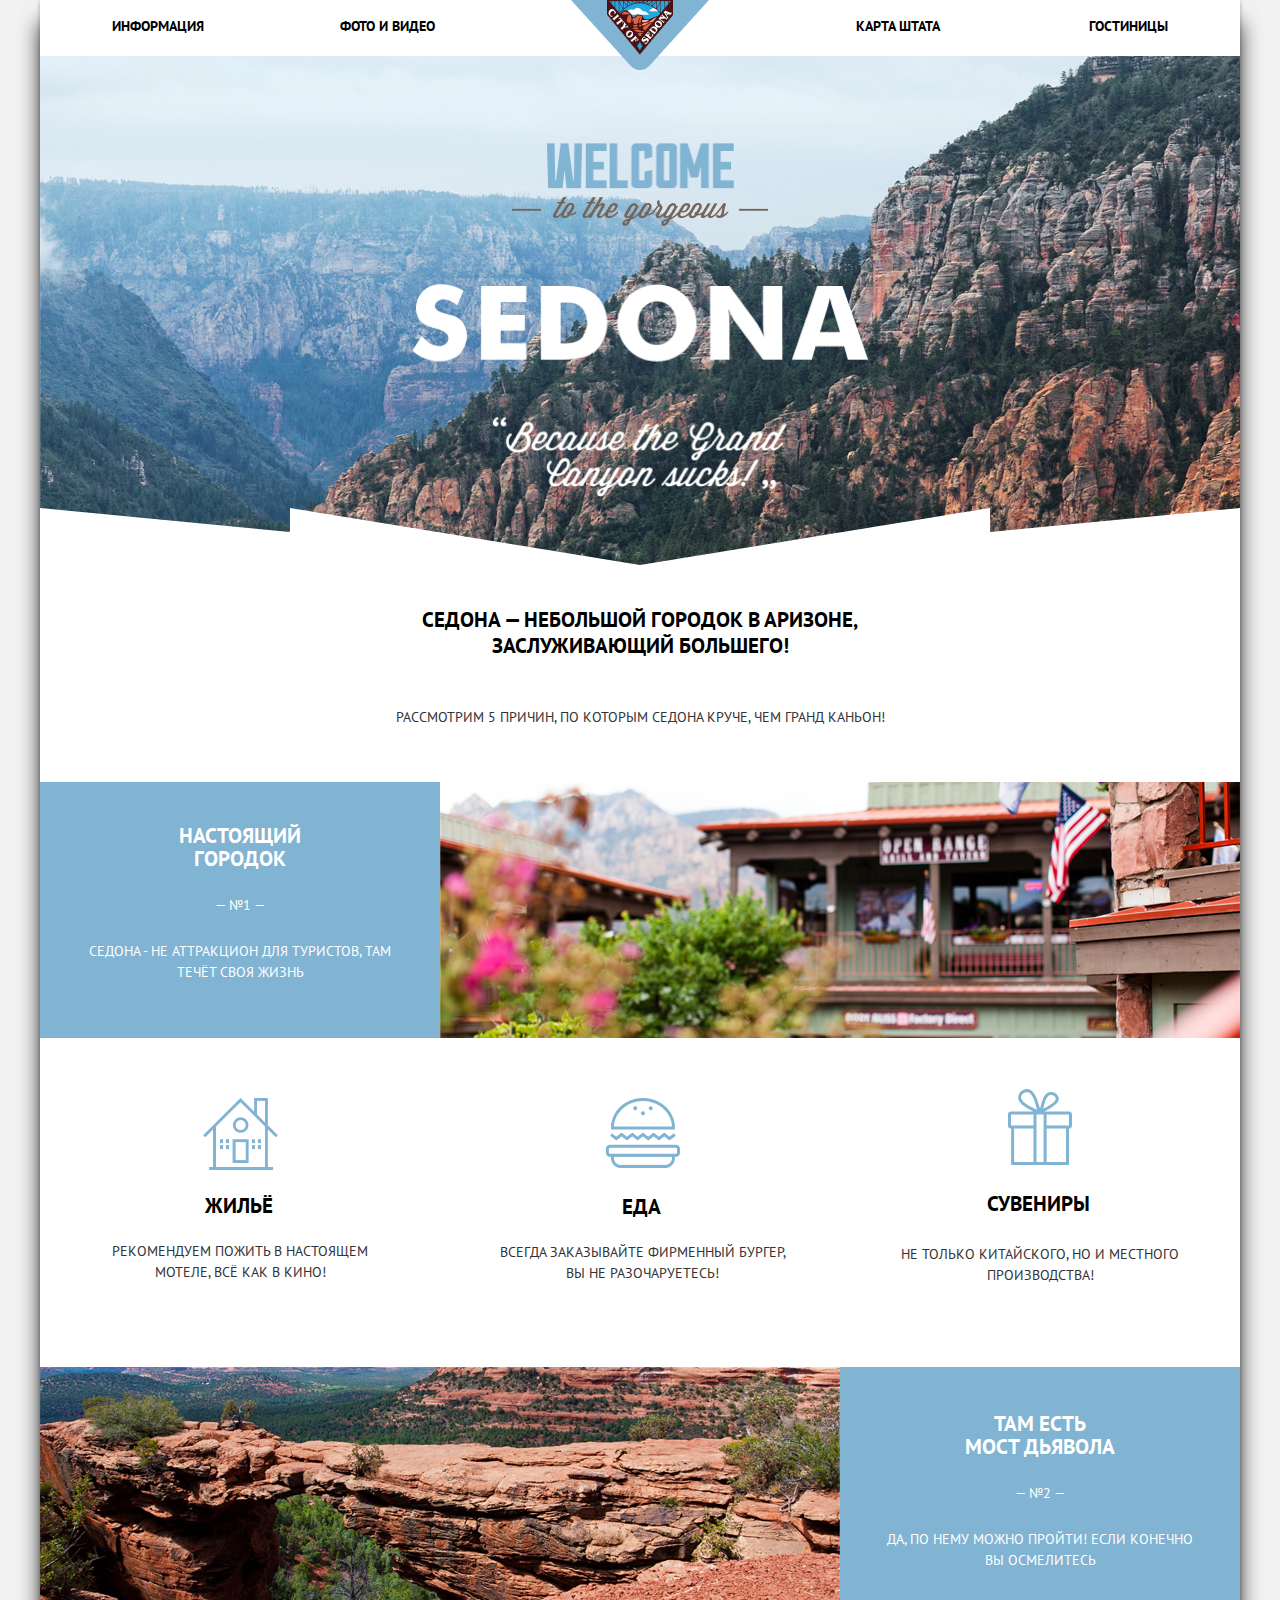
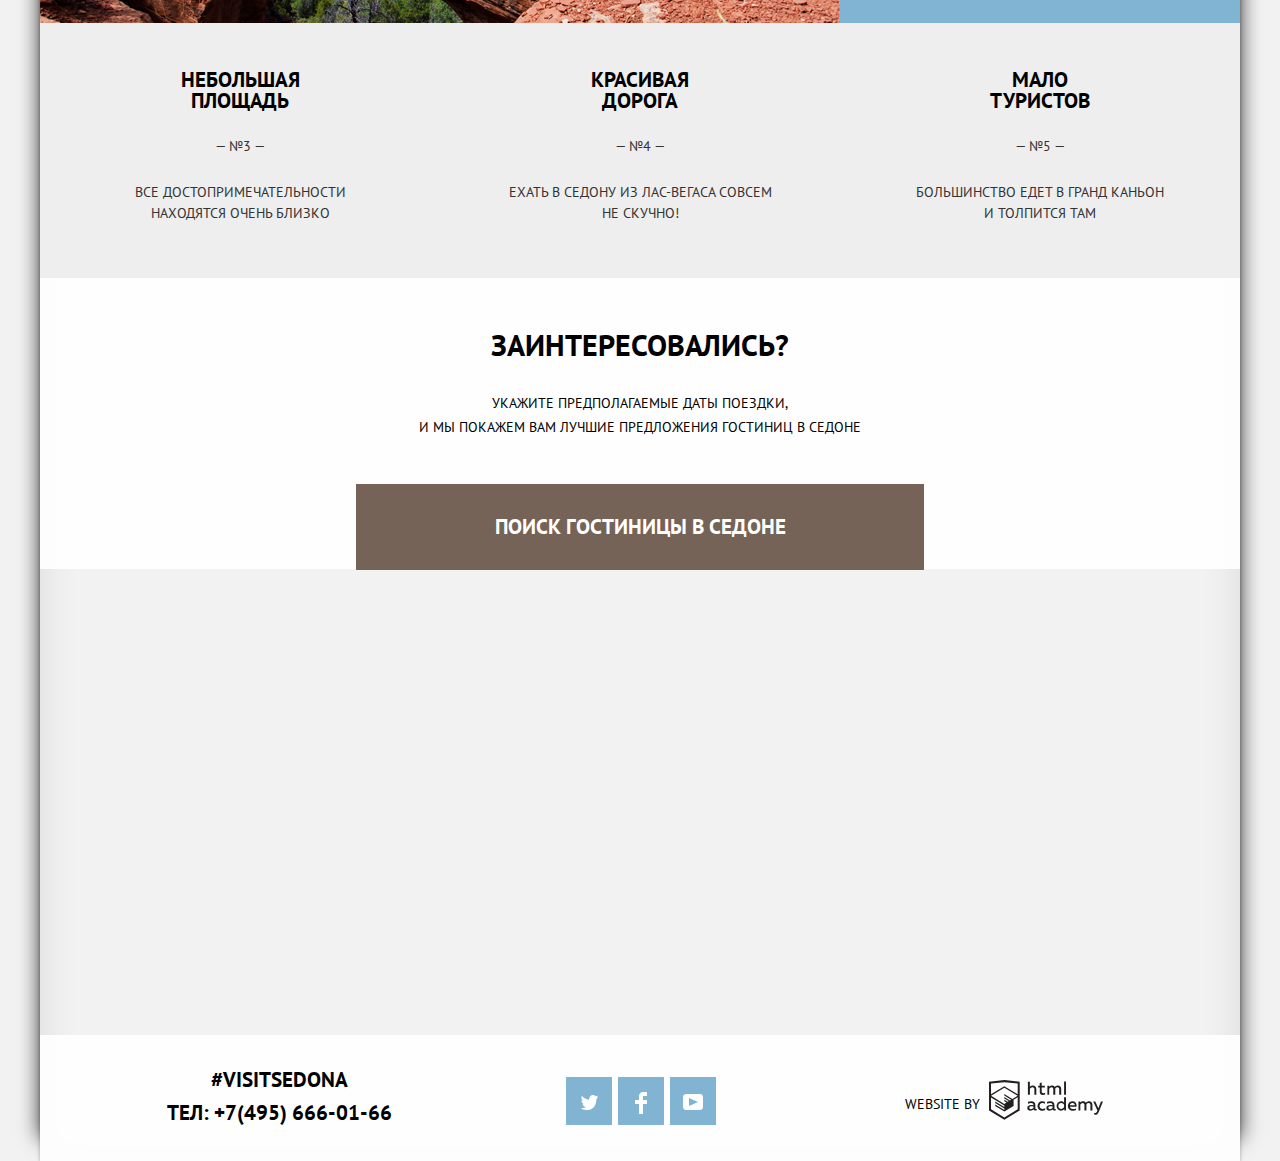
<file: index.html>
<!DOCTYPE html>
<html lang="ru" class="page">
  <head>
    <meta charset="utf-8">
    <title>HTML Academy: Седона</title>
    <link href="https://fonts.googleapis.com/css?family=PT+Sans:400,700&subset=latin,cyrillic" rel="stylesheet">
    <link rel="stylesheet" href="css/normalize.css">
    <link rel="stylesheet" href="css/style.min.css">
  </head>
  <body class="page-body">
  <div class="page-body-section">
    <header class="main-header">
      <section class="box-index">
        <h2 class="visuality_hidden">Навигация</h2>
        <nav class="main-navigation">
          <ul class="flex-main-navigation">
            <li>
              <a href="#">Информация</a>
            </li>
            <li>
              <a href="#">Фото и видео</a>
            </li>
            <li>
              <a href="#">Карта штата</a>
            </li>
            <li>
              <a href="catalog.html">Гостиницы</a>
            </li>
          </ul>
        </nav>
        <a class="img-logo-nav" href="index.html"><img src="img/logo-nav-index.png" width="138" height="70" alt="Логотип"></a>
      </section>
    </header>

    <main>
      <section class="box-index background-section-sedona">
        <h2 class="visuality_hidden">Седона</h2>
        <ul class="flex-index-1">
          <li>
            <img src="img/index-sedona-1.png" alt="velcome" height="45" width="188">
          </li>
          <li>
            <img src="img/index-sedona-2.png" alt="to_the_gorgeous" height="29" width="256">
          </li>
          <li>
            <img src="img/index-sedona-3.png" alt="sedona" height="213" width="457">
          </li>
        </ul>
      </section>

      <section class="box-index">
        <h2 class="visuality_hidden">О нас</h2>
        <div class="briefly-about-us">
          <h3>Седона — небольшой городок в Аризоне,<br> заслуживающий большего!</h3>
          <p>Рассмотрим 5 причин, по которым Седона круче, чем гранд каньон!</p>
        </div>
      </section>

      <section class="box-index">
        <h2 class="visuality_hidden">Наш городок</h2>
        <div class="our-town-flex">
          <div class="our-town">
            <h2>Настоящий <br> городок</h2>
            <p>— №1 —</p>
            <p>Седона - не аттракцион для туристов, там<br> течёт своя жизнь</p>
          </div>
          <img src="img/image-background-1.png" alt="фото-городка" width="800" height="256">
        </div>
      </section>

      <section class="box-index">
        <h2 class="visuality_hidden">Услуги</h2>
        <div class="services">
          <ul class="features-list-flex">
            <li class="feature-item">
              <img src="img/serv-icn-1.png" alt="домик" width="75" height="72">
              <h3>Жильё</h3>
              <p>Рекомендуем пожить в настоящем <br> мотеле, всё как в кино!</p>
            </li>
            <li class="feature-item">
              <img src="img/serv-icn-3.png" alt="бургер" width="75" height="70">
              <h3>Еда</h3>
              <p>Всегда заказывайте фирменный бургер, <br> вы не разочаруетесь!</p>
            </li>
            <li class="feature-item">
              <img src="img/serv-icn-2.png" alt="сувенир" width="64" height="77">
              <h3>Сувениры</h3>
              <p>Не только китайского, но и местного <br> производства!</p>
            </li>
          </ul>
        </div>
      </section>

      <section class="box-index">
        <h2 class="visuality_hidden">Мост дьявола</h2>
        <div class="devils-bridge-flex">
          <img src="img/image-background-2.png" alt="фото-Мост-дьявола" width="800" height="256">
          <div class="devils-bridge">
            <h2>Там есть <br> Мост дьявола</h2>
            <p>— №2 —</p>
            <p>Да, по нему можно пройти! Если конечно <br> вы осмелитесь</p>
          </div>
        </div>
      </section>

      <section class="box-index">
        <h2 class="visuality_hidden">Преимущества</h2>
          <ul class="advantages-flex">
            <li>
              <h3>небольшая <br>площадь</h3>
              <p>— №3 —</p>
              <p>все достопримечательности находятся очень близко</p>
            </li>
            <li>
              <h3>красивая <br>дорога</h3>
              <p>— №4 —</p>
              <p>ехать в седону из лас-вегаса совсем <br>не скучно!</p>
            </li>
            <li>
              <h3>мало <br>туристов</h3>
              <p>— №5 —</p>
              <p>большинство едет в гранд каньон <br>и толпится там</p>
            </li>
          </ul>
      </section>

      <section class="box-index">
        <h2 class="visuality_hidden">Обратная связь</h2>
        <div class="feedback-index">
          <h3>Заинтересовались?</h3>
          <p>Укажите предполагаемые даты поездки,<br> и мы покажем вам лучшие предложения гостиниц в седоне</p>
          <div class="feedback-button">
            <a href="#" class="link-feedback">ПОИСК ГОСТИНИЦЫ В седоне</a>
          </div>
        </div>
      </section>

      <section class="box-index">
        <h2 class="visuality_hidden">Карта</h2>
        <div class="maps-index">
          <iframe src="https://www.google.com/maps/embed?pb=!1m18!1m12!1m3!1d52385.1356577629!2d-111.83015784377952!3d34.854443815250974!2m3!1f0!2f0!3f0!3m2!1i1024!2i768!4f13.1!3m3!1m2!1s0x872da132f942b00d%3A0x5548c523fa6c8efd!2z0KHQtdC00L7QvdCwLCDQkNGA0LjQt9C-0L3QsCA4NjMzNiwg0KHQqNCQ!5e0!3m2!1sru!2sru!4v1600271644087!5m2!1sru!2sru" width="1200" height="473"  style="border:0;" allowfullscreen="" aria-hidden="false" tabindex="0"></iframe>
        </div>
      </section>

    </main>

    <footer >

      <section class="box-index footer">
        <h2 class="visuality_hidden">Мы в соцсетях</h2>
        <ul class="footer-index">
            <li class="footer-index-box-1">
              <div class="footer-index-box-1-contact">
                <a href="#">#visitSEDONA</a><br>
                <a href="tel:+74956660166">ТЕЛ: +7(495) 666-01-66</a>
              </div>
            </li>
            <li class="footer-social-networks">
                <div class="footer-social-networks-item">
                  <a href="https://twitter.com/" title="twitter">
                    <img src="img/icon-tvit.png" alt="твитер" height="15" width="17">
                  </a>
                </div>
                <div class="footer-social-networks-item item-fb">
                  <a href="https://www.facebook.com/" title="facebook">
                    <img src="img/icon-fs.png" alt="фейсбук" height="22" width="12">
                  </a>
                </div>
                <div class="footer-social-networks-item">
                  <a href="https://www.youtube.com/" title="youtube">
                    <img src="img/iconka-yb.png" alt="ютуб" height="16" width="20">
                  </a>
                </div>
            </li>
            <li class="footer-index-box-2">
              <p>Website by</p>
              <a href="https://htmlacademy.ru/intensive/htmlcss">
                <svg width="114" height="40" viewBox="0 0 114 40" fill="none" xmlns="http://www.w3.org/2000/svg">
                 <path fill-rule="evenodd" clip-rule="evenodd" d="M15.5197 0.057373H15.3509L0 1.71895V30.4945L15.3509 39.8382L30.7018 30.4945V1.71895L15.5197 0.057373ZM77.0183 1.62185H75.0876V14.7311H77.0183V1.62185ZM40.8619 1.63264V6.76843C41.6131 5.9864 42.6386 5.5436 43.7105 5.53843C44.6823 5.47908 45.6329 5.84495 46.3253 6.54479C47.0177 7.24462 47.3866 8.21244 47.3399 9.20685V14.7634H45.367V9.46579C45.4231 8.94897 45.2754 8.43059 44.9566 8.02553C44.6377 7.62047 44.174 7.36218 43.6683 7.3079H43.3518C42.3456 7.36979 41.4321 7.9295 40.9041 8.80764V14.7634H38.8995V1.63264H40.8619ZM77.0183 30.4837H75.2775V29.0595C74.4828 30.1353 73.23 30.7538 71.9119 30.7211C69.4751 30.5528 67.5825 28.4822 67.5825 25.9845C67.5825 23.4867 69.4751 21.4162 71.9119 21.2479C73.1195 21.2052 74.2818 21.7203 75.0771 22.6505V17.3205H77.0183V30.4837ZM47.0656 29.0595C47.263 29.0515 47.4583 29.0152 47.6459 28.9516V30.3866C47.2482 30.5404 46.826 30.6172 46.4009 30.6132C45.6482 30.6769 44.9394 30.2429 44.639 29.5342C43.7036 30.31 42.5302 30.7227 41.3261 30.6995C39.733 30.6995 38.256 29.804 38.256 27.9482C38.256 25.65 40.3661 24.9379 42.1702 24.9379C42.9402 24.9505 43.707 25.0408 44.4596 25.2076V24.884C44.4596 23.805 43.6578 22.9742 42.1491 22.9742C41.0585 22.9764 39.9804 23.2116 38.9839 23.6647V21.8305C40.0678 21.451 41.204 21.2506 42.3495 21.2371C44.8394 21.2371 46.3693 22.4455 46.3693 25.1753V28.4121C46.3546 28.5668 46.401 28.721 46.4981 28.8406C46.5951 28.9601 46.7349 29.035 46.8862 29.0487H47.0656V29.0595ZM40.2711 27.8403C40.298 28.229 40.4761 28.5905 40.7655 28.844C41.055 29.0974 41.4317 29.2217 41.8115 29.189H41.9275C42.8819 29.1906 43.7973 28.8022 44.4702 28.11V26.5779C43.842 26.4414 43.2026 26.3655 42.5605 26.3513C41.5055 26.3513 40.2817 26.7074 40.2817 27.8403H40.2711ZM56.0229 21.9384C55.1962 21.4632 54.2596 21.2246 53.3115 21.2479H52.9422C51.7332 21.2873 50.5891 21.8166 49.7619 22.7192C48.9347 23.6218 48.4923 24.8236 48.5321 26.06V26.5024C48.6957 29.0004 50.805 30.8921 53.2482 30.7318C54.2519 30.7555 55.2477 30.5452 56.1601 30.1168V28.2718C55.3769 28.7215 54.4945 28.9591 53.5963 28.9624C52.5199 29.0288 51.4963 28.4793 50.9385 27.5356C50.3806 26.5918 50.3806 25.4095 50.9385 24.4658C51.4963 23.522 52.5199 22.9725 53.5963 23.039C54.461 23.0357 55.3066 23.2989 56.0229 23.7942V21.9384ZM66.1514 29.0595C66.3488 29.0515 66.5441 29.0152 66.7317 28.9516V30.3866C66.334 30.5404 65.9118 30.6172 65.4867 30.6132C64.734 30.6769 64.0252 30.2429 63.7248 29.5342C62.7894 30.31 61.616 30.7227 60.4119 30.6995C58.8188 30.6995 57.3417 29.804 57.3417 27.9482C57.3417 25.65 59.4518 24.9379 61.256 24.9379C62.0259 24.9505 62.7928 25.0408 63.5454 25.2076V24.884C63.5454 23.805 62.7436 22.9742 61.2349 22.9742C60.1443 22.9764 59.0662 23.2116 58.0697 23.6647V21.8305C59.1536 21.451 60.2897 21.2506 61.4353 21.2371C63.9252 21.2371 65.455 22.4455 65.455 25.1753V28.4121C65.4404 28.5668 65.4868 28.721 65.5838 28.8406C65.6809 28.9601 65.8207 29.035 65.972 29.0487H66.1514V29.0595ZM59.855 28.8481C59.5632 28.5943 59.3837 28.2311 59.3569 27.8403H59.378C59.378 26.7074 60.5385 26.3513 61.6569 26.3513C62.299 26.3655 62.9383 26.4414 63.5665 26.5779V28.11C62.8937 28.8022 61.9782 29.1906 61.0239 29.189H60.9078C60.5263 29.2247 60.1469 29.1019 59.855 28.8481ZM69.3271 25.9305C69.3271 24.2859 70.6308 22.9526 72.239 22.9526L72.2601 23.0066C73.4742 23.0066 74.5742 23.7382 75.0665 24.8732V27.0311C74.5856 28.1871 73.4673 28.9296 72.239 28.9084C70.6308 28.9084 69.3271 27.5752 69.3271 25.9305ZM83.3486 21.2479C86.8408 21.2479 88.0541 24.1395 87.4844 26.7397H80.922C81.1436 28.3582 82.6839 29.0163 84.2876 29.0163C85.2509 29.0196 86.2027 28.8021 87.0729 28.3797V30.1061C86.0736 30.5421 84.9939 30.7519 83.9078 30.7211C81.2385 30.7211 78.8963 29.189 78.8963 25.9521C78.8362 24.7502 79.2482 23.5736 80.0408 22.6841C80.8334 21.7945 81.9408 21.2658 83.1165 21.2155H83.3486V21.2479ZM80.8693 25.1753C80.9704 23.8237 82.1216 22.8104 83.4436 22.9095H83.4858C84.1064 22.8531 84.7196 23.08 85.1612 23.5295C85.6028 23.979 85.8275 24.6051 85.7752 25.24H80.8693V25.1753ZM89.489 30.4621V21.4961H91.2298V22.575C91.9777 21.7197 93.041 21.2229 94.1628 21.2047C95.2951 21.1328 96.3712 21.7163 96.9482 22.7153C97.7407 21.8335 98.8477 21.3161 100.018 21.2803C100.952 21.2327 101.859 21.6011 102.507 22.2901C103.154 22.9792 103.478 23.9213 103.394 24.8732V30.4837H101.39V24.9271C101.437 24.4734 101.306 24.0191 101.024 23.6647C100.743 23.3104 100.336 23.0852 99.8917 23.039H99.6174C98.7512 23.0941 97.9525 23.536 97.4335 24.2474V30.4837H95.4289V24.9271C95.4728 24.47 95.3357 24.0139 95.0481 23.6611C94.7606 23.3082 94.3467 23.088 93.8991 23.0497H93.6881C92.7466 23.1344 91.8915 23.6449 91.3564 24.4416V30.5161H89.5312L89.489 30.4621ZM113.977 21.4745H111.972L109.324 28.2718L106.306 21.4853H104.196L108.417 30.5484L108.237 31.0016C107.72 32.3611 107.003 33.0516 106.053 33.0516C105.75 33.0548 105.447 33.0112 105.156 32.9221V34.6161C105.536 34.7125 105.926 34.7632 106.317 34.7671C107.646 34.7671 108.902 34.0226 109.851 31.6813L113.977 21.4745ZM52.689 5.78658V2.54974L50.7266 3.01369V5.73264H49.144V7.49132H50.7899V11.9905C50.7231 12.817 51.0244 13.6301 51.61 14.2038C52.1955 14.7775 53.0028 15.0505 53.8073 14.9468C54.5996 14.9535 55.3875 14.8259 56.139 14.5692V12.8429C55.5727 13.0781 54.9672 13.199 54.356 13.199C53.2165 13.199 52.689 12.8105 52.689 11.6237V7.5129H55.8541V5.78658H52.689ZM58.3862 14.7526V5.75421H60.1376V6.83316C60.8811 5.97655 61.9403 5.476 63.0601 5.45211C64.1624 5.38099 65.2146 5.93142 65.8032 6.88711C66.5958 6.00534 67.7028 5.48794 68.8734 5.45211C69.8138 5.41462 70.7233 5.79859 71.364 6.50353C72.0046 7.20846 72.3126 8.16418 72.2073 9.12053V14.7418H70.2028V9.18527C70.2499 8.73151 70.1184 8.27721 69.8373 7.92287C69.5561 7.56853 69.1485 7.34334 68.7046 7.29711H68.4619C67.5957 7.35228 66.797 7.7942 66.278 8.50553V14.7418H64.2734V9.18527C64.3206 8.73151 64.1891 8.27721 63.9079 7.92287C63.6268 7.56853 63.2191 7.34334 62.7752 7.29711H62.5326C61.5911 7.38181 60.736 7.89229 60.2009 8.68895V14.7634H58.3862V14.7526ZM28.6972 29.3033L28.7078 29.2968L28.6972 29.3184V29.3033ZM28.6972 17.3205V29.3033L15.3509 37.4321L2.00459 29.3184V17.5147L15.2876 25.6068V27.0311L6.18257 21.5284V22.9418L15.3404 28.5632V30.0629L6.19312 24.4955V25.9521L15.3509 31.5734L24.5826 25.9197V19.8129L28.6972 17.3205ZM28.7078 15.7776L25.0362 17.9355L23.3482 19.0145L15.3087 14.0837V15.4971L22.156 19.7266L22.0083 19.8237L20.9532 20.4063L15.2876 16.9537V18.3995L19.761 21.1184L18.706 21.8413L15.3298 19.7913V21.2047L17.5454 22.5426L15.2982 23.9021L2.11009 15.864L15.3087 7.72869L28.7078 15.7776ZM15.2876 6.27211L28.7078 14.3534V3.56395L15.3615 2.12895L2.01514 3.56395V14.3534L15.2876 6.27211Z" fill="#231F20"/>
                </svg>
              </a>
            </li>
        </ul>
      </section>
    </footer>

    <section class="search-hotel">
      <div class="popup-index-search-hotel">
          <form class="popup-index" action="index.html" method="post">
            <div class="calendar">
              <svg width="21" height="23" viewBox="0 0 21 23" fill="none" xmlns="http://www.w3.org/2000/svg">
               <path fill-rule="evenodd" clip-rule="evenodd" d="M16.406 3.02498H19.251C20.217 3.02498 21 3.84698 21 4.86198V21.164C21 22.179 20.217 23 19.251 23H1.75C0.784 23 0 22.179 0 21.164V4.86198C0 3.84698 0.784 3.02498 1.75 3.02498H4.593V1.64798C4.593 1.26698 4.887 0.958984 5.25 0.958984C5.612 0.958984 5.906 1.26698 5.906 1.64798V3.02498H9.844V1.64798C9.844 1.26698 10.138 0.958984 10.501 0.958984C10.862 0.958984 11.156 1.26698 11.156 1.64798V3.02498H15.094V1.64798C15.094 1.26698 15.387 0.958984 15.75 0.958984C16.112 0.958984 16.406 1.26698 16.406 1.64798V3.02498ZM19.5646 21.484C19.6466 21.3979 19.691 21.2828 19.688 21.164H19.689V4.86198C19.689 4.60898 19.493 4.40298 19.252 4.40298H16.407V5.78098C16.407 6.16198 16.113 6.46998 15.751 6.46998C15.388 6.46998 15.095 6.16198 15.095 5.78098V4.40298H11.157V5.78098C11.157 6.16198 10.863 6.46998 10.502 6.46998C10.139 6.46998 9.845 6.16198 9.845 5.78098V4.40298H5.907V5.78098C5.907 6.16198 5.613 6.46998 5.251 6.46998C4.888 6.46998 4.594 6.16198 4.594 5.78098V4.40298H1.75C1.50263 4.40953 1.30696 4.61458 1.312 4.86198V21.164C1.30696 21.4114 1.50263 21.6164 1.75 21.623H19.251C19.3698 21.6201 19.4826 21.5701 19.5646 21.484Z" fill="#A9A9A9"/>
               <path fill-rule="evenodd" clip-rule="evenodd" d="M4.59399 9.2251H7.21899V11.2911H4.59399V9.2251ZM4.59399 12.6681H7.21899V14.7351H4.59399V12.6681ZM7.21899 16.1121H4.59399V18.1781H7.21899V16.1121ZM9.18799 16.1121H11.813V18.1781H9.18799V16.1121ZM11.813 12.6681H9.18799V14.7351H11.813V12.6681ZM9.18799 9.2251H11.813V11.2911H9.18799V9.2251ZM16.406 16.1121H13.781V18.1781H16.406V16.1121ZM13.781 12.6681H16.406V14.7351H13.781V12.6681ZM16.406 9.2251H13.781V11.2911H16.406V9.2251Z" fill="#A9A9A9"/>
              </svg>
            </div>
            <div class="popup-index-date">
              <label class="pop-3" for="arrival-date">Дата заезда:</label>
              <input id="arrival-date" class="popup-date" type="text" name="arrival-date" value="24 апреля 2017" required>
            </div>
            <div class="calendar">
              <svg width="21" height="23" viewBox="0 0 21 23" fill="none" xmlns="http://www.w3.org/2000/svg">
               <path fill-rule="evenodd" clip-rule="evenodd" d="M16.406 3.02498H19.251C20.217 3.02498 21 3.84698 21 4.86198V21.164C21 22.179 20.217 23 19.251 23H1.75C0.784 23 0 22.179 0 21.164V4.86198C0 3.84698 0.784 3.02498 1.75 3.02498H4.593V1.64798C4.593 1.26698 4.887 0.958984 5.25 0.958984C5.612 0.958984 5.906 1.26698 5.906 1.64798V3.02498H9.844V1.64798C9.844 1.26698 10.138 0.958984 10.501 0.958984C10.862 0.958984 11.156 1.26698 11.156 1.64798V3.02498H15.094V1.64798C15.094 1.26698 15.387 0.958984 15.75 0.958984C16.112 0.958984 16.406 1.26698 16.406 1.64798V3.02498ZM19.5646 21.484C19.6466 21.3979 19.691 21.2828 19.688 21.164H19.689V4.86198C19.689 4.60898 19.493 4.40298 19.252 4.40298H16.407V5.78098C16.407 6.16198 16.113 6.46998 15.751 6.46998C15.388 6.46998 15.095 6.16198 15.095 5.78098V4.40298H11.157V5.78098C11.157 6.16198 10.863 6.46998 10.502 6.46998C10.139 6.46998 9.845 6.16198 9.845 5.78098V4.40298H5.907V5.78098C5.907 6.16198 5.613 6.46998 5.251 6.46998C4.888 6.46998 4.594 6.16198 4.594 5.78098V4.40298H1.75C1.50263 4.40953 1.30696 4.61458 1.312 4.86198V21.164C1.30696 21.4114 1.50263 21.6164 1.75 21.623H19.251C19.3698 21.6201 19.4826 21.5701 19.5646 21.484Z" fill="#A9A9A9"/>
               <path fill-rule="evenodd" clip-rule="evenodd" d="M4.59399 9.2251H7.21899V11.2911H4.59399V9.2251ZM4.59399 12.6681H7.21899V14.7351H4.59399V12.6681ZM7.21899 16.1121H4.59399V18.1781H7.21899V16.1121ZM9.18799 16.1121H11.813V18.1781H9.18799V16.1121ZM11.813 12.6681H9.18799V14.7351H11.813V12.6681ZM9.18799 9.2251H11.813V11.2911H9.18799V9.2251ZM16.406 16.1121H13.781V18.1781H16.406V16.1121ZM13.781 12.6681H16.406V14.7351H13.781V12.6681ZM16.406 9.2251H13.781V11.2911H16.406V9.2251Z" fill="#A9A9A9"/>
              </svg>
            </div>
            <div class="popup-index-date">
              <label class="pop-4" for="date-of-departure">Дата выезда:</label>
              <input id="date-of-departure" class="popup-date" type="text" name="date-of-departure" value="4 июля 2017" required>
            </div>
            <div class="flex-popup-index-text">
              <div class="popup-index-text">
                <label class="pop-1" for="Adults">Взрослые:</label>
                <div class="plus-1">
                  <svg width="11" height="11" viewBox="0 0 11 11" fill="none" xmlns="http://www.w3.org/2000/svg">
                  <path fill-rule="evenodd" clip-rule="evenodd" d="M4.23086 6.76932V11H6.76932V6.76932H11V4.23086H6.76932V0H4.23085V4.23086H0V6.76932H4.23086Z" fill="#A9A9A9"/>
                  </svg>
                </div>
               <input id="Adults" class="popup-text" type="text" name="Adults" value="2">
               <div class="minus-1">
                 <svg width="12" height="3" viewBox="0 0 12 3" fill="none" xmlns="http://www.w3.org/2000/svg">
                 <rect width="12" height="3" fill="#A9A9A9"/>
                 </svg>
               </div>
              </div>
              <div class="popup-index-text">
                <label class="pop-2" for="Children">Дети:</label>
                <div class="plus-2">
                  <svg width="11" height="11" viewBox="0 0 11 11" fill="none" xmlns="http://www.w3.org/2000/svg">
                  <path fill-rule="evenodd" clip-rule="evenodd" d="M4.23086 6.76932V11H6.76932V6.76932H11V4.23086H6.76932V0H4.23085V4.23086H0V6.76932H4.23086Z" fill="#A9A9A9"/>
                  </svg>
                </div>
                <input id="Children" class="popup-text" type="text" name="Children" value="0">
                <div class="minus-2">
                  <svg width="12" height="3" viewBox="0 0 12 3" fill="none" xmlns="http://www.w3.org/2000/svg">
                  <rect width="12" height="3" fill="#A9A9A9"/>
                  </svg>
                </div>
              </div>
            </div>
            <div class="popup-index-button">
              <a href="#" class="popup-animation">Найти</a>
            </div>
          </form>
      </div>
    </section>
  </div>
  <script src="js/hotel-search-min.js"></script>
  </body>
</html>
</file>
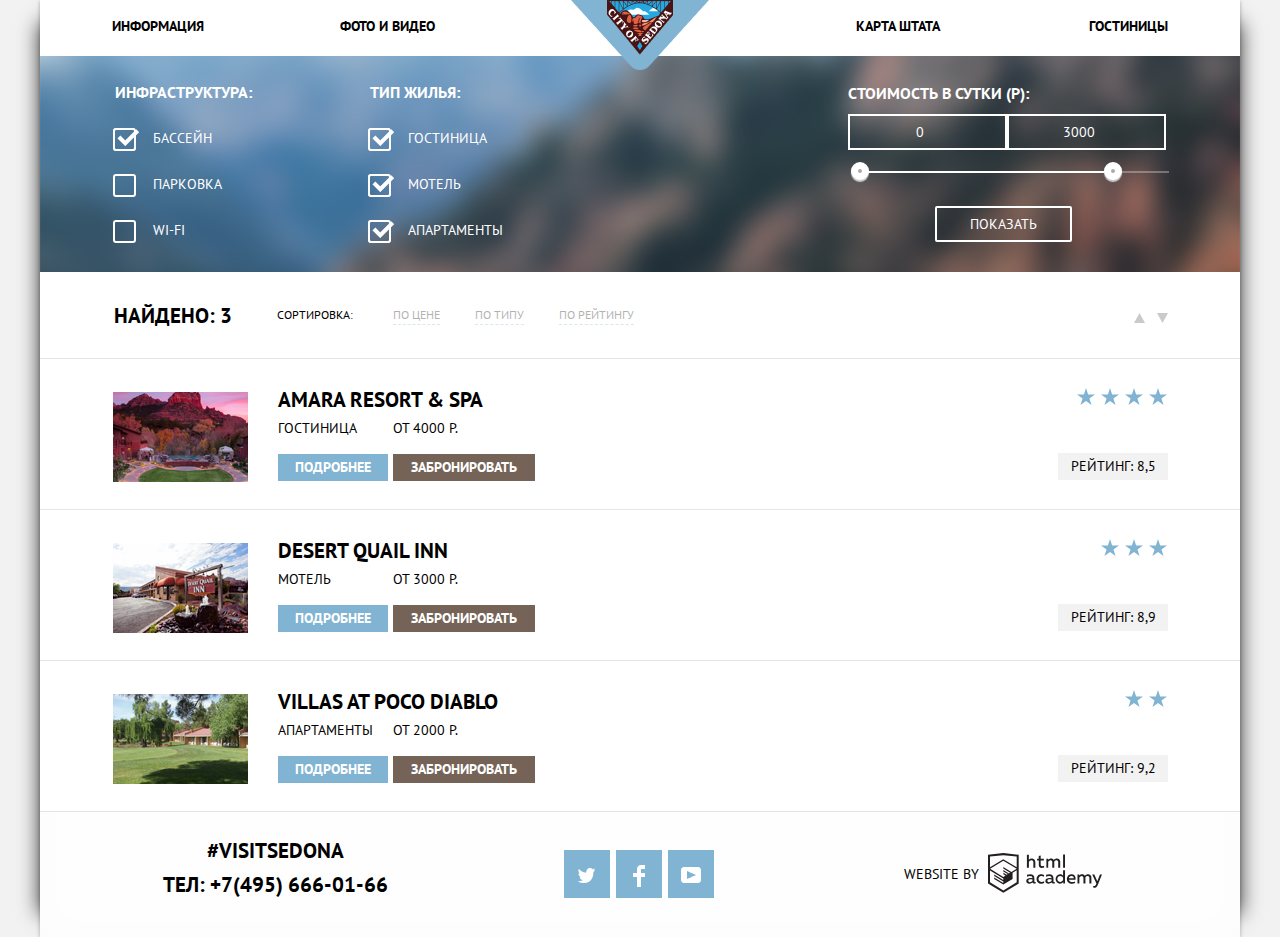
<file: catalog.html>
<!DOCTYPE html>
<html lang="ru" class="page">
  <head>
    <meta charset="utf-8">
    <title>HTML Academy: Седона</title>
    <link href="https://fonts.googleapis.com/css?family=PT+Sans:400,700&subset=latin,cyrillic" rel="stylesheet">
    <link rel="stylesheet" href="css/normalize.css">
    <link rel="stylesheet" href="css/style.min.css">
  </head>
  <body class="page-body">
  <div class="page-body-section">
    <header class="catalog-main-header">
      <section class="box-index">
        <h2 class="visuality_hidden">Навигация</h2>
        <nav class="main-navigation">
          <ul class="catalog-flex-main-navigation">
            <li>
              <a href="#">Информация</a>
            </li>
            <li>
              <a href="#">Фото и видео</a>
            </li>
            <li>
              <a href="#">Карта штата</a>
            </li>
            <li>
              <a href="catalog.html">Гостиницы</a>
            </li>
          </ul>
        </nav>
        <a class="img-logo-nav-catalog" href="index.html"><img src="img/logo-nav-index.png" width="138" height="70" alt="Логотип"></a>
      </section>
    </header>

    <main>
      <section class="box-index background-hotel-filter">
        <h2 class="visuality_hidden">Фильтр Отелей</h2>
        <ul class="hotel-filter-flex">
          <li class="hotel-filter hotel-button-1">
            <form class="" action="index.html" method="post">
              <h3>Инфраструктура:</h3>
              <div class="hotel-filter-item">
                <input class="visuality_hidden filter-input-checkbox" type="checkbox" id="Basein" name="Basein" value="" checked>
                <label for="Basein">Бассейн</label>
              </div>
              <div class="hotel-filter-item">
                <input class="visuality_hidden filter-input-checkbox" type="checkbox" id="parkovka" name="parkovka" value="">
                <label for="parkovka">Парковка</label>
              </div>
              <div class="hotel-filter-item">
                <input class="visuality_hidden filter-input-checkbox" type="checkbox" id="wi-fi" name="wi-fi" value="">
                <label for="wi-fi">Wi-Fi</label>
              </div>
            </form>
          </li>
          <li class="hotel-filter hotel-button-2">
            <form class="" action="index.html" method="post">
              <h3>Тип жилья:</h3>
              <div class="hotel-filter-item">
                <input class="visuality_hidden filter-input-checkbox" type="checkbox" id="hotel" name="hotel" value="" checked>
                <label for="hotel">Гостиница</label>
              </div>
              <div class="hotel-filter-item ">
                <input class="visuality_hidden filter-input-checkbox" type="checkbox" id="motel" name="motel" value="" checked>
                <label for="motel">Мотель</label>
              </div>
              <div class="hotel-filter-item">
                <input class="visuality_hidden filter-input-checkbox" type="checkbox" id="apartments" name="apartments" value="" checked>
                <label for="apartments">Апартаменты</label>
              </div>
            </form>
          </li>
          <li class="hotel-filter">
            <form class="form-filter-catalog" action="https://echo.htmlacademy.ru/" method="get">
              <fieldset class="filter-catalog">
                <legend>Стоимость в сутки (Р):</legend>
                <div class="range-filter-cdtdlog">
                  <div class="price-control-catalog">
                    <label class="min-price-catalog">
                       <input type="number" name="min-price" value="0">
                    </label>
                    <label class="max-price-catalog">
                      <input type="number" name="max-price" value="3000">
                    </label>
                  </div>
                  <div class="range-control-catalog">
                    <div class="skale">
                      <div class="bar-catalog"></div>
                    </div>
                    <div class="toggle toggle-min"></div>
                    <div class="toggle toggle-max"></div>
                  </div>
                  <button class="range-button" type="submit" name="button">Показать</button>
                </div>
              </fieldset>
            </form>
          </li>
        </ul>
      </section>

      <section class="box-index">
        <h2 class="visuality_hidden">Результаты поиска</h2>
        <div class="searching-results">
        <ul class="searching-results-item-1">
          <li class="searching-item-1">
            <h3>НАЙДЕНО: 3</h3>
            <b>Сортировка:</b>
            <div class="searching-results-list">
              <a href="#">По цене</a>
              <a href="#">По типу</a>
              <a href="#">По рейтингу</a>
            </div>
            <div class="searching-results-button">
              <a href="#">
                <svg width="11" height="10" viewBox="0 0 11 10" fill="none" xmlns="http://www.w3.org/2000/svg">
                 <path d="M5.5 0L0 10H11L5.5 0Z" fill="#CACACA"/>
                </svg>
              </a>
              <a href="#">
                <svg width="11" height="10" viewBox="0 0 11 10" fill="none" xmlns="http://www.w3.org/2000/svg">
                 <path d="M5.5 10L11 0L0 0L5.5 10Z" fill="#CACACA"/>
                </svg>
              </a>
            </div>
          </li>
        </ul>
        <ul class="searching-results-item-2">
          <li class="searching-results-item-2-box">
            <div>
              <img src="img/searching-results-photo-1.png" alt="Amara Resort & Spa" height="90" width="135">
            </div>
            <div class="searching-results-item-2-item">
              <h3>Amara Resort & Spa</h3>
              <div class="results-item-2-list">
                <p>Гостиница</p>
                <div class="results-item-2-bottom-left">
                  <a href="#">Подробнее</a>
                </div>
              </div>
              <div class="results-item-2-item">
                <b>От 4000 Р.</b>
                <div class="results-item-2-bottom-right">
                  <a href="#">Забронировать</a>
                </div>
              </div>
            </div>
            <div class="searching-results-item-star">
              <div class="item-star">
                <svg width="19" height="17" viewBox="0 0 19 17" fill="none" xmlns="http://www.w3.org/2000/svg">
                <path d="M9.002 0L11.128 6.494H18.005L12.441 10.506L14.566 17L9.002 12.987L3.438 17L5.564 10.506L0 6.494H6.878L9.002 0Z" fill="#81B3D2"/>
                </svg>
                <svg width="19" height="17" viewBox="0 0 19 17" fill="none" xmlns="http://www.w3.org/2000/svg">
                <path d="M9.002 0L11.128 6.494H18.005L12.441 10.506L14.566 17L9.002 12.987L3.438 17L5.564 10.506L0 6.494H6.878L9.002 0Z" fill="#81B3D2"/>
                </svg>
                <svg width="19" height="17" viewBox="0 0 19 17" fill="none" xmlns="http://www.w3.org/2000/svg">
                <path d="M9.002 0L11.128 6.494H18.005L12.441 10.506L14.566 17L9.002 12.987L3.438 17L5.564 10.506L0 6.494H6.878L9.002 0Z" fill="#81B3D2"/>
                </svg>
                <svg width="19" height="17" viewBox="0 0 19 17" fill="none" xmlns="http://www.w3.org/2000/svg">
                <path d="M9.002 0L11.128 6.494H18.005L12.441 10.506L14.566 17L9.002 12.987L3.438 17L5.564 10.506L0 6.494H6.878L9.002 0Z" fill="#81B3D2"/>
                </svg>
              </div>
              <p>Рейтинг: 8,5</p>
            </div>
          </li>
          <li class="searching-results-item-2-box">
            <div>
              <img src="img/searching-results-photo-2.png" alt="Desert Quail Inn" height="90" width="135">
            </div>
            <div class="searching-results-item-2-item">
              <h3>Desert Quail Inn</h3>
              <div class="results-item-2-list">
                <p>Мотель</p>
                <div class="results-item-2-bottom-left">
                  <a href="#">Подробнее</a>
                </div>
              </div>
              <div class="results-item-2-item">
                <b>От 3000 Р.</b>
                <div class="results-item-2-bottom-right">
                  <a href="#">Забронировать</a>
                </div>
              </div>
            </div>
            <div class="searching-results-item-star">
              <div class="item-star">
                <svg width="19" height="17" viewBox="0 0 19 17" fill="none" xmlns="http://www.w3.org/2000/svg">
                <path d="M9.002 0L11.128 6.494H18.005L12.441 10.506L14.566 17L9.002 12.987L3.438 17L5.564 10.506L0 6.494H6.878L9.002 0Z" fill="#81B3D2"/>
                </svg>
                <svg width="19" height="17" viewBox="0 0 19 17" fill="none" xmlns="http://www.w3.org/2000/svg">
                <path d="M9.002 0L11.128 6.494H18.005L12.441 10.506L14.566 17L9.002 12.987L3.438 17L5.564 10.506L0 6.494H6.878L9.002 0Z" fill="#81B3D2"/>
                </svg>
                <svg width="19" height="17" viewBox="0 0 19 17" fill="none" xmlns="http://www.w3.org/2000/svg">
                <path d="M9.002 0L11.128 6.494H18.005L12.441 10.506L14.566 17L9.002 12.987L3.438 17L5.564 10.506L0 6.494H6.878L9.002 0Z" fill="#81B3D2"/>
                </svg>
              </div>
              <p>Рейтинг: 8,9</p>
            </div>
          </li>
          <li class="searching-results-item-2-box">
            <div>
              <img src="img/searching-results-photo-3.png" alt="Villas at Poco Diablo" height="90" width="135">
            </div>
            <div class="searching-results-item-2-item">
              <h3>Villas at Poco Diablo</h3>
              <div class="results-item-2-list">
                <p>Апартаменты</p>
                <div class="results-item-2-bottom-left">
                  <a href="#">Подробнее</a>
                </div>
              </div>
              <div class="results-item-2-item">
                <b>От 2000 Р.</b>
                <div class="results-item-2-bottom-right">
                  <a href="#">Забронировать</a>
                </div>
              </div>
            </div>
            <div class="searching-results-item-star">
              <div class="item-star">
                <svg width="19" height="17" viewBox="0 0 19 17" fill="none" xmlns="http://www.w3.org/2000/svg">
                <path d="M9.002 0L11.128 6.494H18.005L12.441 10.506L14.566 17L9.002 12.987L3.438 17L5.564 10.506L0 6.494H6.878L9.002 0Z" fill="#81B3D2"/>
                </svg>
                <svg width="19" height="17" viewBox="0 0 19 17" fill="none" xmlns="http://www.w3.org/2000/svg">
                <path d="M9.002 0L11.128 6.494H18.005L12.441 10.506L14.566 17L9.002 12.987L3.438 17L5.564 10.506L0 6.494H6.878L9.002 0Z" fill="#81B3D2"/>
                </svg>
              </div>
              <p>Рейтинг: 9,2</p>
            </div>
          </li>
        </ul>
        </div>
      </section>
    </main>

    <footer>
      <section class="box-index footer-main-catalog">
        <h2 class="visuality_hidden">Мы в соцсетях</h2>
        <ul class="footer-catalog">
            <li class="footer-catalog-box-1">
              <div class="footer-catalog-box-1-contact">
                <a href="#">#visitSEDONA</a><br>
                <a href="tel:+74956660166">ТЕЛ: +7(495) 666-01-66</a>
              </div>
            </li>
            <li class="footer-catalog-social-networks">
                <div class="footer-catalog-social-networks-item">
                  <a href="https://twitter.com/" title="twitter">
                    <img src="img/icon-tvit.png" alt="твитер" height="15" width="17">
                  </a>
                </div>
                <div class="footer-catalog-social-networks-item item-fb">
                  <a href="https://www.facebook.com/" title="facebook">
                    <img src="img/icon-fs.png" alt="фейсбук" height="22" width="12">
                  </a>
                </div>
                <div class="footer-catalog-social-networks-item">
                  <a href="https://www.youtube.com/" title="youtube">
                    <img src="img/iconka-yb.png" alt="ютуб" height="16" width="20">
                  </a>
                </div>
            </li>
            <li class="footer-catalog-box-2">
              <p>Website by</p>
              <a href="https://htmlacademy.ru/intensive/htmlcss">
                <svg width="114" height="40" viewBox="0 0 114 40" fill="none" xmlns="http://www.w3.org/2000/svg">
<path fill-rule="evenodd" clip-rule="evenodd" d="M15.5197 0.057373H15.3509L0 1.71895V30.4945L15.3509 39.8382L30.7018 30.4945V1.71895L15.5197 0.057373ZM77.0183 1.62185H75.0876V14.7311H77.0183V1.62185ZM40.8619 1.63264V6.76843C41.6131 5.9864 42.6386 5.5436 43.7105 5.53843C44.6823 5.47908 45.6329 5.84495 46.3253 6.54479C47.0177 7.24462 47.3866 8.21244 47.3399 9.20685V14.7634H45.367V9.46579C45.4231 8.94897 45.2754 8.43059 44.9566 8.02553C44.6377 7.62047 44.174 7.36218 43.6683 7.3079H43.3518C42.3456 7.36979 41.4321 7.9295 40.9041 8.80764V14.7634H38.8995V1.63264H40.8619ZM77.0183 30.4837H75.2775V29.0595C74.4828 30.1353 73.23 30.7538 71.9119 30.7211C69.4751 30.5528 67.5825 28.4822 67.5825 25.9845C67.5825 23.4867 69.4751 21.4162 71.9119 21.2479C73.1195 21.2052 74.2818 21.7203 75.0771 22.6505V17.3205H77.0183V30.4837ZM47.0656 29.0595C47.263 29.0515 47.4583 29.0152 47.6459 28.9516V30.3866C47.2482 30.5404 46.826 30.6172 46.4009 30.6132C45.6482 30.6769 44.9394 30.2429 44.639 29.5342C43.7036 30.31 42.5302 30.7227 41.3261 30.6995C39.733 30.6995 38.256 29.804 38.256 27.9482C38.256 25.65 40.3661 24.9379 42.1702 24.9379C42.9402 24.9505 43.707 25.0408 44.4596 25.2076V24.884C44.4596 23.805 43.6578 22.9742 42.1491 22.9742C41.0585 22.9764 39.9804 23.2116 38.9839 23.6647V21.8305C40.0678 21.451 41.204 21.2506 42.3495 21.2371C44.8394 21.2371 46.3693 22.4455 46.3693 25.1753V28.4121C46.3546 28.5668 46.401 28.721 46.4981 28.8406C46.5951 28.9601 46.7349 29.035 46.8862 29.0487H47.0656V29.0595ZM40.2711 27.8403C40.298 28.229 40.4761 28.5905 40.7655 28.844C41.055 29.0974 41.4317 29.2217 41.8115 29.189H41.9275C42.8819 29.1906 43.7973 28.8022 44.4702 28.11V26.5779C43.842 26.4414 43.2026 26.3655 42.5605 26.3513C41.5055 26.3513 40.2817 26.7074 40.2817 27.8403H40.2711ZM56.0229 21.9384C55.1962 21.4632 54.2596 21.2246 53.3115 21.2479H52.9422C51.7332 21.2873 50.5891 21.8166 49.7619 22.7192C48.9347 23.6218 48.4923 24.8236 48.5321 26.06V26.5024C48.6957 29.0004 50.805 30.8921 53.2482 30.7318C54.2519 30.7555 55.2477 30.5452 56.1601 30.1168V28.2718C55.3769 28.7215 54.4945 28.9591 53.5963 28.9624C52.5199 29.0288 51.4963 28.4793 50.9385 27.5356C50.3806 26.5918 50.3806 25.4095 50.9385 24.4658C51.4963 23.522 52.5199 22.9725 53.5963 23.039C54.461 23.0357 55.3066 23.2989 56.0229 23.7942V21.9384ZM66.1514 29.0595C66.3488 29.0515 66.5441 29.0152 66.7317 28.9516V30.3866C66.334 30.5404 65.9118 30.6172 65.4867 30.6132C64.734 30.6769 64.0252 30.2429 63.7248 29.5342C62.7894 30.31 61.616 30.7227 60.4119 30.6995C58.8188 30.6995 57.3417 29.804 57.3417 27.9482C57.3417 25.65 59.4518 24.9379 61.256 24.9379C62.0259 24.9505 62.7928 25.0408 63.5454 25.2076V24.884C63.5454 23.805 62.7436 22.9742 61.2349 22.9742C60.1443 22.9764 59.0662 23.2116 58.0697 23.6647V21.8305C59.1536 21.451 60.2897 21.2506 61.4353 21.2371C63.9252 21.2371 65.455 22.4455 65.455 25.1753V28.4121C65.4404 28.5668 65.4868 28.721 65.5838 28.8406C65.6809 28.9601 65.8207 29.035 65.972 29.0487H66.1514V29.0595ZM59.855 28.8481C59.5632 28.5943 59.3837 28.2311 59.3569 27.8403H59.378C59.378 26.7074 60.5385 26.3513 61.6569 26.3513C62.299 26.3655 62.9383 26.4414 63.5665 26.5779V28.11C62.8937 28.8022 61.9782 29.1906 61.0239 29.189H60.9078C60.5263 29.2247 60.1469 29.1019 59.855 28.8481ZM69.3271 25.9305C69.3271 24.2859 70.6308 22.9526 72.239 22.9526L72.2601 23.0066C73.4742 23.0066 74.5742 23.7382 75.0665 24.8732V27.0311C74.5856 28.1871 73.4673 28.9296 72.239 28.9084C70.6308 28.9084 69.3271 27.5752 69.3271 25.9305ZM83.3486 21.2479C86.8408 21.2479 88.0541 24.1395 87.4844 26.7397H80.922C81.1436 28.3582 82.6839 29.0163 84.2876 29.0163C85.2509 29.0196 86.2027 28.8021 87.0729 28.3797V30.1061C86.0736 30.5421 84.9939 30.7519 83.9078 30.7211C81.2385 30.7211 78.8963 29.189 78.8963 25.9521C78.8362 24.7502 79.2482 23.5736 80.0408 22.6841C80.8334 21.7945 81.9408 21.2658 83.1165 21.2155H83.3486V21.2479ZM80.8693 25.1753C80.9704 23.8237 82.1216 22.8104 83.4436 22.9095H83.4858C84.1064 22.8531 84.7196 23.08 85.1612 23.5295C85.6028 23.979 85.8275 24.6051 85.7752 25.24H80.8693V25.1753ZM89.489 30.4621V21.4961H91.2298V22.575C91.9777 21.7197 93.041 21.2229 94.1628 21.2047C95.2951 21.1328 96.3712 21.7163 96.9482 22.7153C97.7407 21.8335 98.8477 21.3161 100.018 21.2803C100.952 21.2327 101.859 21.6011 102.507 22.2901C103.154 22.9792 103.478 23.9213 103.394 24.8732V30.4837H101.39V24.9271C101.437 24.4734 101.306 24.0191 101.024 23.6647C100.743 23.3104 100.336 23.0852 99.8917 23.039H99.6174C98.7512 23.0941 97.9525 23.536 97.4335 24.2474V30.4837H95.4289V24.9271C95.4728 24.47 95.3357 24.0139 95.0481 23.6611C94.7606 23.3082 94.3467 23.088 93.8991 23.0497H93.6881C92.7466 23.1344 91.8915 23.6449 91.3564 24.4416V30.5161H89.5312L89.489 30.4621ZM113.977 21.4745H111.972L109.324 28.2718L106.306 21.4853H104.196L108.417 30.5484L108.237 31.0016C107.72 32.3611 107.003 33.0516 106.053 33.0516C105.75 33.0548 105.447 33.0112 105.156 32.9221V34.6161C105.536 34.7125 105.926 34.7632 106.317 34.7671C107.646 34.7671 108.902 34.0226 109.851 31.6813L113.977 21.4745ZM52.689 5.78658V2.54974L50.7266 3.01369V5.73264H49.144V7.49132H50.7899V11.9905C50.7231 12.817 51.0244 13.6301 51.61 14.2038C52.1955 14.7775 53.0028 15.0505 53.8073 14.9468C54.5996 14.9535 55.3875 14.8259 56.139 14.5692V12.8429C55.5727 13.0781 54.9672 13.199 54.356 13.199C53.2165 13.199 52.689 12.8105 52.689 11.6237V7.5129H55.8541V5.78658H52.689ZM58.3862 14.7526V5.75421H60.1376V6.83316C60.8811 5.97655 61.9403 5.476 63.0601 5.45211C64.1624 5.38099 65.2146 5.93142 65.8032 6.88711C66.5958 6.00534 67.7028 5.48794 68.8734 5.45211C69.8138 5.41462 70.7233 5.79859 71.364 6.50353C72.0046 7.20846 72.3126 8.16418 72.2073 9.12053V14.7418H70.2028V9.18527C70.2499 8.73151 70.1184 8.27721 69.8373 7.92287C69.5561 7.56853 69.1485 7.34334 68.7046 7.29711H68.4619C67.5957 7.35228 66.797 7.7942 66.278 8.50553V14.7418H64.2734V9.18527C64.3206 8.73151 64.1891 8.27721 63.9079 7.92287C63.6268 7.56853 63.2191 7.34334 62.7752 7.29711H62.5326C61.5911 7.38181 60.736 7.89229 60.2009 8.68895V14.7634H58.3862V14.7526ZM28.6972 29.3033L28.7078 29.2968L28.6972 29.3184V29.3033ZM28.6972 17.3205V29.3033L15.3509 37.4321L2.00459 29.3184V17.5147L15.2876 25.6068V27.0311L6.18257 21.5284V22.9418L15.3404 28.5632V30.0629L6.19312 24.4955V25.9521L15.3509 31.5734L24.5826 25.9197V19.8129L28.6972 17.3205ZM28.7078 15.7776L25.0362 17.9355L23.3482 19.0145L15.3087 14.0837V15.4971L22.156 19.7266L22.0083 19.8237L20.9532 20.4063L15.2876 16.9537V18.3995L19.761 21.1184L18.706 21.8413L15.3298 19.7913V21.2047L17.5454 22.5426L15.2982 23.9021L2.11009 15.864L15.3087 7.72869L28.7078 15.7776ZM15.2876 6.27211L28.7078 14.3534V3.56395L15.3615 2.12895L2.01514 3.56395V14.3534L15.2876 6.27211Z" fill="#231F20"/>
</svg>
              </a>
            </li>
        </ul>
      </section>
    </footer>
  </div>
  </body>
</html>
</file>
<file: css/style.min.css>
:root{--background-color-main-body:#f2f2f2;--navigation-main-background-color:#fff;--basic-black:#000;--basic-white:#fff;--color-main-navigation-hover:#81b3d2;--background-color-type-2:#eee;--basick-text-color:#333}.page{height:100%}.page-body{width:1280px;margin:0 auto;padding:0;font-family:"PT Sans",Arial,sans-serif;font-size:14px;line-height:26px;font-weight:bold;color:var(--basic-black);background-color:var(--background-color-main-body)}img{max-width:100%;height:auto}a{text-decoration:none}.page-body-section{margin:0 auto;width:1200px;box-shadow:0 1px 4px rgba(0,0,0,.3),-23px 0 20px -23px rgba(0,0,0,.8),23px 0 20px -23px rgba(0,0,0,.8),0 0 40px rgba(0,0,0,.1) inset}.box-index{width:1200px;margin:0 auto;padding:0;box-sizing:border-box}.visuality_hidden{position:absolute;width:1px;height:1px;margin:-1px;border:0;padding:0;white-space:nowrap;clip-path:inset(100%);clip:rect(0 0 0 0);overflow:hidden}.main-header{width:1200px;height:56px;margin:0 auto;background-color:var(--navigation-main-background-color)}.flex-main-navigation{width:1056px;padding:0;margin:0 auto;list-style:none;display:flex;flex-wrap:wrap;justify-content:space-between;line-height:50px;flex-wrap:wrap}.flex-main-navigation li:nth-child(1),.flex-main-navigation li:nth-child(2){text-align:left}.flex-main-navigation li:nth-child(3),.flex-main-navigation li:nth-child(4){text-align:right}.flex-main-navigation li:nth-child(1),.flex-main-navigation li:nth-child(4){width:228px}.flex-main-navigation li:nth-child(2),.flex-main-navigation li:nth-child(3){flex-grow:1}.img-logo-nav{position:relative;top:-52px;left:531px}.flex-main-navigation a{font-size:14px;line-height:52px;text-transform:uppercase;color:var(--basic-black)}.flex-main-navigation a:hover,.flex-main-navigation a:focus{color:var(--color-main-navigation-hover)}.flex-main-navigation a:active{color:var(--basic-black);opacity:.3}.background-section-sedona{padding-top:77px;height:509px;width:1200px;background-image:url("../img/background-photo-sedona.png");background-repeat:no-repeat;background-size:100%}.flex-index-1{width:460px;height:360px;list-style:none;margin:0 auto;padding:0;text-align:center;display:flex;flex-direction:column;justify-content:space-around}.flex-index-1 li{margin-bottom:10px}.flex-index-1 li:nth-child(1){margin-top:10px;margin-bottom:0}.flex-index-1 li:nth-child(2){margin-bottom:50px;margin-top:0}.background-section-sedona::after{display:block;position:relative;width:1200px;height:150px;top:15px;content:"";background-image:url("../img/flex-index-1-background.png");background-repeat:no-repeat}.briefly-about-us{height:175px;padding-top:42px;background-color:var(--basic-white);text-align:center}.briefly-about-us h3{margin-top:0;margin-bottom:45px;font-weight:bold;font-size:21px;line-height:26px;color:var(--basic-black);text-transform:uppercase}.briefly-about-us p{font-weight:normal;font-size:14px;line-height:26px;color:#333;text-transform:uppercase;margin-bottom:0;padding-bottom:0}.our-town-flex{display:flex}.our-town{width:400px;height:256px;text-align:center;background-color:#81b3d2;text-transform:uppercase;color:var(--basic-white)}.our-town h2{margin-top:42px;margin-bottom:25px;font-weight:bold;font-size:21px;line-height:23px}.our-town p{font-weight:normal;font-size:14px;line-height:21px;margin-bottom:25px}.services{padding:0;margin-left:0}.features-list-flex{min-height:330px;padding:0;margin-top:0;display:flex;flex-wrap:wrap;justify-content:space-between;list-style:none;text-transform:uppercase;text-align:center;background-color:var(--navigation-main-background-color)}.features-list-flex .feature-item{width:390px;height:210px;margin-top:50px;text-align:center}.features-list-flex .feature-item:nth-child(1),.features-list-flex .feature-item:nth-child(2){padding-left:5px;margin-top:60px}.features-list-flex .feature-item:nth-child(3){margin-right:5px}.feature-item:first-child h3{margin-top:17px;margin-bottom:25px}.feature-item:last-child h3{margin-bottom:30px}.features-list-flex h3{margin-top:20px;margin-right:3px;margin-bottom:25px;font-weight:bold;font-size:21px;line-height:21px}.features-list-flex p{font-weight:normal;font-size:14px;line-height:21px;color:#333}.devils-bridge-flex{margin-top:-15px;display:flex}.devils-bridge{width:400px;height:256px;text-align:center;background-color:#81b3d2;text-transform:uppercase;color:var(--basic-white)}.devils-bridge h2{margin-top:45px;margin-bottom:25px;font-weight:bold;font-size:21px;line-height:23px}.devils-bridge p{font-weight:normal;font-size:14px;line-height:21px;margin-bottom:25px}.advantages-flex{padding:0;margin-top:0;min-height:256px;display:flex;flex-wrap:wrap;justify-content:space-around;list-style:none;text-align:center;text-transform:uppercase;background-color:var(--background-color-type-2)}.advantages-flex li{width:270px;margin-top:25px}.advantages-flex h3{margin-bottom:25px;font-weight:bold;font-size:21px;line-height:21px}.advantages-flex p{margin-bottom:25px;font-weight:normal;font-size:14px;line-height:21px;color:#333}.feedback-index{min-height:291px;margin-top:-15px;height:291px;display:flex;flex-direction:column;text-align:center;background-color:rgba(255,255,255,0.9)}.feedback-index h3{margin-top:55px;margin-bottom:20px;font-weight:bold;font-size:30px;line-height:24px;text-transform:uppercase}.feedback-index p{margin-bottom:45px;font-weight:normal;font-size:14px;line-height:24px;text-transform:uppercase}.feedback-index a{color:var(--basic-black);text-transform:uppercase}.social-networks{display:flex}.feedback-button a{font-weight:bold;font-size:21px;line-height:86px;color:#fff;text-transform:uppercase}.feedback-button a:active{opacity:.3}.feedback-button:hover{background-color:#604e43}.feedback-button:active{background-color:#503e33}.feedback-button{width:568px;height:86px;background-color:#766357;margin:0 auto}.footer{min-height:126px;background:rgba(255,255,255,0.9)}.footer-index{width:1120px;padding:0;min-height:126px;margin-top:-15px;margin-left:auto;margin-right:auto;display:flex;justify-content:space-around;box-sizing:border-box}.footer-index-box-2{display:flex;align-items:center;margin-top:12px;margin-right:10px}.footer-index-box-2 p{margin-right:9px;font-weight:normal;font-size:14px;line-height:26px;text-transform:uppercase}.footer-index-box-2 a:hover path{fill:#81b3d2}.footer-index-box-2 a:active path{fill:#bdbbbc}.footer-index-box-1{display:flex;flex-direction:column;align-items:center;text-align:center}.footer-index-box-1 a{font-weight:bold;font-size:21px;line-height:33px;text-transform:uppercase;color:var(--basic-black)}.footer-index-box-1-contact{margin-top:28px}.footer-social-networks{margin-right:10px;display:flex;justify-content:space-between;align-items:center;margin-top:5px}.footer-social-networks-item{margin-right:4px;width:46px;height:48px;background-color:#81b3d2;border:1px solid white;list-style:none;text-align:center;line-height:4}.footer-social-networks-item:hover{background-color:#669ec0}.footer-social-networks-item:active{background-color:#5496bd}.footer-social-networks-item a:active{opacity:.3}.item-fb img{margin-top:15px}.search-hotel{display:none}.appearance-popup{display:block}@keyframes popup{0%{transform:translateY(-200px)}10%{transform:translateY(-180px)}20%{transform:translateY(-160px)}30%{transform:translateY(-140px)}40%{transform:translateY(-120px)}50%{transform:translateY(-100px)}60%{transform:translateY(-80px)}70%{transform:translateY(-60px)}80%{transform:translateY(-40px)}90%{transform:translateY(-20px)}100%{transform:translateY(0)}}.popup-index-search-hotel{animation-name:popup;animation-duration:.3s;display:flex;position:absolute;top:2170px;left:669px;width:568px;height:395px;background-color:#fff;box-shadow:0 7px 15px rgba(0,1,1,0.15)}.popup-index{margin-top:53px;margin-left:55px}.popup-index-date,.popup-index-text{margin-bottom:27px}.popup-index-text:last-child{margin-right:0;padding:0}.popup-index-text{margin-right:30px}.popup-index-text input{font-weight:bold;font-size:14px;line-height:26px;text-transform:uppercase;text-align:center}.popup-index-text .pop-1{margin-right:35px}.plus-1 path:hover,.plus-2 path:hover{fill:#000}.plus-1 path:active,.plus-2 path:active{fill:#81b3d2}.minus-1 rect:hover,.minus-2 rect:hover{fill:#000}.minus-1 rect:active,.minus-2 rect:active{fill:#81b3d2}.popup-index-text .plus-1{width:38px;height:38px;position:absolute;content:"";left:241px;top:189px;cursor:pointer;text-align:center;line-height:40px}.popup-index-text .plus-2{width:38px;height:38px;position:absolute;content:"";left:475px;top:189px;cursor:pointer;text-align:center;line-height:40px}.popup-index-text .minus-1{width:38px;height:38px;position:absolute;content:"";left:165px;top:189px;cursor:pointer;text-align:center;line-height:33px}.popup-index-text .minus-2{width:38px;height:38px;position:absolute;content:"";left:400px;top:189px;cursor:pointer;text-align:center;line-height:33px}.popup-index-text .pop-2{margin-right:23px}.popup-index-date .pop-3{margin-right:21px}.popup-index-date .pop-4{margin-right:18px}.popup-index-date input{padding-left:12px;font-weight:bold;font-size:14px;line-height:26px;text-transform:uppercase}.calendar{width:25px;height:25px;display:block;margin-top:8px;position:absolute;content:"";left:482px;cursor:pointer}.calendar path:hover{fill:#000}.calendar path:active{fill:#81b3d2}.popup-index-search-hotel label{font-weight:bold;font-size:14px;line-height:30px;color:var(--basic-black);text-transform:uppercase}.flex-popup-index-text{padding:0;margin-top:0;margin-right:5px;width:460px;display:flex;justify-content:space-between}.popup-index-search-hotel .popup-date{width:330px;height:38px;background-color:#f2f2f2;border:0}.popup-date:hover{background-color:#ebebeb}.popup-date:focus{background-color:#fff;border:2px solid #e5e5e5}.popup-index-search-hotel .popup-text{width:114px;height:38px;background-color:#f2f2f2;border:0}.popup-index-button{margin-top:27px;margin-right:5px;width:458px;height:58px;background-color:#81b3d2;text-align:center}.popup-index-button:hover{background-color:#669ec0}.popup-index-button:active{background-color:#5496bd}.popup-index-button a{font-weight:bold;font-size:21px;line-height:60px;text-transform:uppercase;color:var(--basic-white)}.popup-index-button a:active{opacity:.3}.catalog-main-header{width:1200px;height:56px;margin:0 auto;background-color:var(--navigation-main-background-color)}.catalog-flex-main-navigation{width:1056px;padding:0;margin:0 auto;list-style:none;display:flex;flex-wrap:wrap;justify-content:space-between;line-height:50px;flex-wrap:wrap}.catalog-flex-main-navigation li:nth-child(1),.catalog-flex-main-navigation li:nth-child(2){text-align:left}.catalog-flex-main-navigation li:nth-child(3),.catalog-flex-main-navigation li:nth-child(4){text-align:right}.catalog-flex-main-navigation li:nth-child(1),.catalog-flex-main-navigation li:nth-child(4){width:228px}.catalog-flex-main-navigation li:nth-child(2),.catalog-flex-main-navigation li:nth-child(3){flex-grow:1}.img-logo-nav-catalog{position:relative;top:-52px;left:531px}.catalog-flex-main-navigation a{font-size:14px;line-height:52px;text-transform:uppercase;color:var(--basic-black)}.catalog-flex-main-navigation a:hover,.catalog-flex-main-navigation a:focus{color:var(--color-main-navigation-hover)}.catalog-flex-main-navigation a:active{color:var(--basic-black);opacity:.3}.hotel-filter-flex{margin-top:0;min-height:217px;color:var(--basic-white);list-style:none;text-transform:uppercase;display:flex;justify-content:flex-start}.hotel-filter-flex h3{font-weight:bold;font-size:16px;line-height:21px}.filter-input-checkbox:disabled+label::before{opacity:.3}.filter-input-checkbox+label::before{content:"";position:absolute;left:-40px;width:19px;height:19px;border:2px solid white;border-radius:3px}.filter-input-checkbox:checked+label::after{content:"";position:absolute;left:-40px;width:27px;height:23px;background-image:url("../img/catalog-checkbox-on.png");background-repeat:no-repeat;background-position:0 0}.filter-input-checkbox:checked:disabled+label::after{opacity:.3}.hotel-filter-flex label{position:relative;display:block;cursor:pointer;user-select:none;font-weight:normal;font-size:14px;line-height:21px}.background-hotel-filter{background-image:url("../img/background-catalog-hotel-filter.png");background-repeat:no-repeat;background-size:100%}.hotel-filter{width:280px;min-height:200px;padding-left:25px;padding-top:10px;display:flex;flex-direction:column;justify-content:space-between}.hotel-filter h3{margin-bottom:25px}.hotel-filter:nth-child(1){width:230px;margin-left:10px}.hotel-filter:nth-child(3){flex-grow:1;align-items:center}.hotel-filter-3-button{margin-left:30px;width:137px;height:36px;border:2px solid #fff;opacity:1;text-align:center;line-height:35px}.hotel-filter-3-button a{font-weight:normal;font-size:14px;line-height:21px;color:var(--basic-white)}.hotel-filter-item{margin-bottom:25px}.hotel-filter-item label{margin-left:38px}.form-filter-catalog{margin-top:17px;margin-left:120px}.filter-catalog{margin:0;padding:0;border:0}.filter-catalog legend{font-weight:bold;font-size:16px;line-height:21px;text-transform:uppercase;color:var(--basic-white)}.range-control-catalog{position:relative;height:21px;margin-top:0;padding-top:21px;padding-right:20px;border-radius:5px}.range-control-catalog .toggle{position:absolute;top:28px;width:4px;height:4px;padding:0;border:7px solid white;background-color:#ababab;border-radius:50%;box-shadow:0 2px 1px 0 #cfcfcf;cursor:pointer}.range-control-catalog .toggle-min{top:12px;left:3px}.range-control-catalog .toggle-max{top:12px;left:256px}.range-control-catalog .skale{margin-left:5px;width:80%;height:2px;background-color:#fff}.range-control-catalog .bar-catalog{width:316px;height:2px;background-color:#fff;opacity:.3}.range-filter-cdtdlog{width:340px}.price-control-catalog{display:flex;margin-top:10px;margin-bottom:0}.price-control-catalog label{font-weight:normal;font-size:14px;line-height:21px;text-transform:uppercase;color:#fff}.price-control-catalog input{font-family:inherit;font-size:inherit;background-color:transparent;width:151px;height:30px;border:2px solid white;text-align:center;color:white}.range-button{width:137px;height:36px;background-color:transparent;border:2px solid #fff;border-radius:2px;color:#fff;font-weight:normal;font-size:14px;line-height:21px;margin-left:87px;margin-top:14px;text-transform:uppercase}.range-button:hover{background-color:#fff;color:#000}.searching-results{margin-top:-15px;list-style:none;display:flex;flex-direction:column}.searching-results li{background-color:#fff;border-bottom:1px solid #e5e5e5}.searching-item-1 h3{margin-left:74px;font-weight:bold;font-size:21px;line-height:27px;text-transform:uppercase}.searching-item-1 b{margin-left:45px;font-weight:normal;font-size:12px;line-height:18px;text-transform:uppercase}.searching-results-list{margin-left:40px;display:flex;justify-content:space-between}.searching-results-button{display:flex;margin-top:5px;margin-left:465px}.searching-results-button a{display:block;margin-right:12px}.searching-results-button a:hover path{fill:#000}.searching-results-button a:active path{fill:#81b3d2}.searching-results-item-1{padding:0;margin-top:0}.searching-item-1{margin-top:0;padding-left:0;width:1200px;min-height:86px;display:flex;align-items:center;border-bottom:1px solid #e5e5e5}.searching-results-list a{margin-right:35px;font-weight:normal;font-size:12px;line-height:18px;text-transform:uppercase;color:var(--basic-black);opacity:.3;border-bottom:1px dashed #81b3d2}.searching-results-list a:hover{color:var(--color-main-navigation-hover)}.searching-results-list a:active{color:#000}.searching-results-list a:focus{color:var(--color-main-navigation-hover);border-bottom:0}.searching-results-item-2 li{min-height:150px;padding-left:50px;list-style:none;border-bottom:1px solid #e5e5e5;display:flex}.searching-results-item-2 img{margin-left:23px;margin-top:33px}.searching-results-item-2{margin-top:-14px;padding-left:0}.searching-results-item-star{margin-top:auto;margin-bottom:auto;margin-left:520px;height:92px;display:flex;flex-direction:column;justify-content:space-between}.item-star{display:flex;justify-content:flex-end}.item-star svg{margin-left:5px}.searching-results-item-star p{margin-bottom:0;width:110px;height:27px;background-color:#f2f2f2;font-weight:normal;font-size:14px;line-height:27px;text-align:center;text-transform:uppercase}.searching-results-item-2-item{width:260px;display:flex;flex-wrap:wrap;margin-left:30px;margin-bottom:10px}.searching-results-item-2-item h3{margin-bottom:0;margin-top:28px;font-weight:bold;font-size:21px;line-height:26px;text-transform:uppercase}.searching-results-item-2-item h3:hover{color:#81b3d2}.searching-results-item-2-item h3:active{color:var(--basic-black);opacity:.3}.searching-results-item-2-item p{margin-top:-5px;margin-bottom:0;font-weight:normal;font-size:14px;line-height:21px}.results-item-2-item{margin-top:-10px;height:60px;display:flex;flex-direction:column;justify-content:space-between}.results-item-2-list{margin-top:-10px;height:60px;display:flex;flex-direction:column;justify-content:space-between}.results-item-2-list p{font-weight:normal;font-size:14px;line-height:25px;text-transform:uppercase}.results-item-2-item b{font-weight:normal;font-size:14px;line-height:15px;text-transform:uppercase}.results-item-2-bottom-left{margin-right:5px;width:110px;height:27px;background-color:var(--color-main-navigation-hover);text-align:center}.results-item-2-bottom-left:hover{background-color:#669ec0}.results-item-2-bottom-left:active{background-color:#5496bd}.results-item-2-bottom-left a{font-weight:bold;font-size:14px;line-height:21px;text-transform:uppercase;color:var(--basic-white)}.results-item-2-bottom-left a:active{opacity:.3}.results-item-2-bottom-right{width:142px;height:27px;background:#766357;text-align:center}.results-item-2-bottom-right:hover{background-color:#604e43}.results-item-2-bottom-right:active{background-color:#503e33}.results-item-2-bottom-right a:active{opacity:.3}.results-item-2-bottom-right a{font-weight:bold;font-size:14px;line-height:21px;text-transform:uppercase;color:var(--basic-white)}.footer-main-catalog{margin-top:-15px;min-height:126px;background:rgba(255,255,255,0.9)}.footer-catalog{width:1130px;padding:0;height:126px;margin:auto;display:flex;justify-content:space-around}.footer-catalog-box-2{display:flex;align-items:center;margin-right:15px}.footer-catalog-box-2 a{margin-top:5px}.footer-catalog-box-2 a:hover path{fill:#81b3d2}.footer-catalog-box-2 a:active path{fill:#bdbbbc}.footer-catalog-box-2 p{margin-right:9px;font-weight:normal;font-size:14px;line-height:27px;text-transform:uppercase}.footer-catalog-box-1{display:flex;flex-direction:column;text-align:center}.footer-catalog-box-1 a{font-weight:bold;font-size:21px;line-height:34px;text-transform:uppercase;color:var(--basic-black)}.footer-catalog-box-1-contact{margin-top:23px}.footer-catalog-social-networks{margin-right:5px;padding-right:5px;display:flex;justify-content:space-between;align-items:center}.footer-catalog-social-networks-item{width:46px;height:48px;margin-right:4px;background-color:#81b3d2;border:1px solid white;list-style:none;text-align:center;line-height:4}.footer-catalog-social-networks-item:hover{background-color:#669ec0}.footer-catalog-social-networks-item:active{background-color:#5496bd}.footer-catalog-social-networks-item a:active{opacity:.3}.item-fb img{margin-top:15px}
</file>
